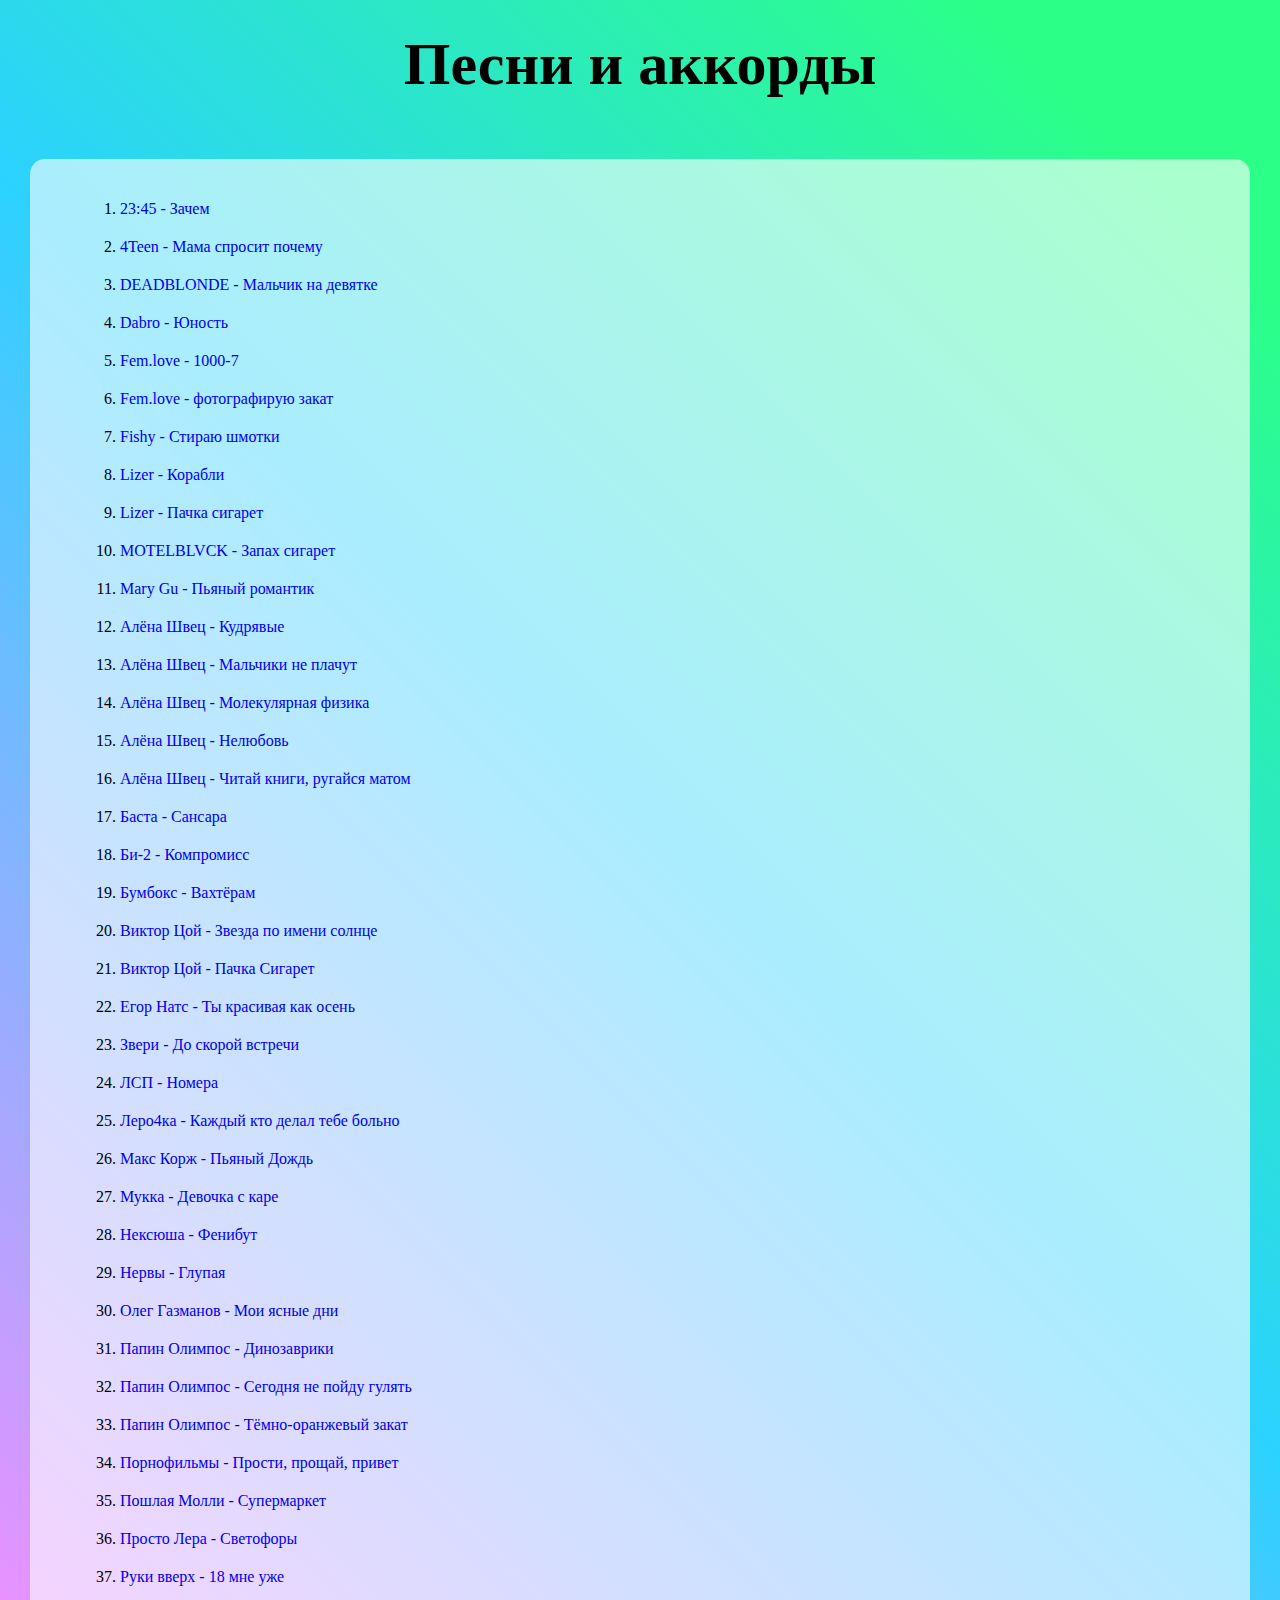
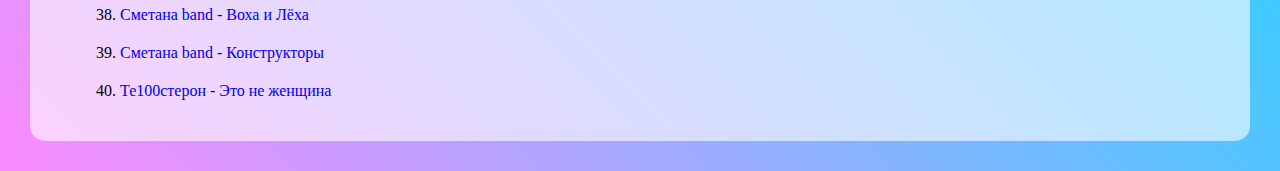
<file: index.html>
<!DOCTYPE html>
<html>
    <head>
        <title>Никита Басов</title>
        <link rel="stylesheet" href="style.css">
    </head>

    <body>
        <div class="wrapper">
            <div class="logo">
                Песни и аккорды
            </div>

            <div class="container">
                <ol>
                    <li><a href="https://amdm.ru/akkordi/2345/137914/zachem/" target="blank">23:45 - Зачем</a></li>
                    <li><a href="https://amdm.ru/akkordi/4teen/179294/mama_sprosit_pochemu/" target="blank">4Teen - Мама спросит почему</a></li>
                    <li><a href="https://nagitaru.ru/malchik-na-devyatke-akkordy/" target="blank">DEADBLONDE - Мальчик на девятке</a></li>
                    <li><a href="https://amdm.ru/akkordi/dabro/175666/ynost/" target="blank">Dabro - Юность</a></li>
                    <li><a href="https://amdm.ru/akkordi/femlove/183904/1000_7/" target="blank">Fem.love - 1000-7</a></li>
                    <li><a href="https://amdm.ru/akkordi/femlove/181806/fotografiruy_zakat/" target="blank">Fem.love - фотографирую закат</a></li>
                    <li><a href="https://amdm.ru/akkordi/fishy/183527/stiray_shmotki/" target="blank">Fishy - Стираю шмотки</a></li>
                    <li><a href="https://amdm.ru/akkordi/lizer/166748/korabli/" target="blank">Lizer - Корабли</a></li>
                    <li><a href="https://amdm.ru/akkordi/lizer/164734/pachka_sigaret/" target="blank">Lizer - Пачка сигарет</a></li>
                    <li><a href="https://amdm.ru/akkordi/motelblvck/171488/zapah_sigaret_ft_cmh/" target="blank">MOTELBLVCK - Запах сигарет</a></li>
                    <li><a href="https://amdm.ru/akkordi/mary_gu/176101/pyaniy_romantik/" target="blank">Mary Gu - Пьяный романтик</a></li>
                    <li><a href="https://amdm.ru/akkordi/alyona_shvec/166142/kudryavie/" target="blank">Алёна Швец - Кудрявые</a></li>
                    <li><a href="https://amdm.ru/akkordi/alyona_shvec/172728/malchiki_ne_plachut/" target="blank">Алёна Швец - Мальчики не плачут</a></li>
                    <li><a href="https://amdm.ru/akkordi/alyona_shvec/186011/molekulyarnaya_fizika/" target="blank">Алёна Швец - Молекулярная физика</a></li>
                    <li><a href="https://amdm.ru/akkordi/alyona_shvec/166785/nelybov/" target="blank">Алёна Швец - Нелюбовь</a></li>
                    <li><a href="https://akkords.pro/songs/aljona-shvec/chitaj-knigi/" target="blank">Алёна Швец - Читай книги, ругайся матом</a></li>
                    <li><a href="https://amdm.ru/akkordi/basta/159636/sansara/" target="blank">Баста - Сансара</a></li>
                    <li><a href="https://amdm.ru/akkordi/bi_2/167173/kompromiss/" target="blank">Би-2 - Компромисс</a></li>
                    <li><a href="https://amdm.ru/akkordi/bymboks/92370/vahteram/" target="blank">Бумбокс - Вахтёрам</a></li>
                    <li><a href="https://amdm.ru/akkordi/kino/93646/zvezda_po_imeni_solnce/" target="blank">Виктор Цой - Звезда по имени солнце</a></li>
                    <li><a href="https://amdm.ru/akkordi/kino/95023/pachka_sigaret/" target="blank">Виктор Цой - Пачка Сигарет</a></li>
                    <li><a href="https://amdm.ru/akkordi/egor_nats/173838/ti_krasivaya_kak_osen/" target="blank">Егор Натс - Ты красивая как осень</a></li>
                    <li><a href="https://amdm.ru/akkordi/zveri/90635/do_skoroy_vstrechi/" target="blank">Звери - До скорой встречи</a></li>
                    <li><a href="https://amdm.ru/akkordi/lsp/164547/nomera/" target="blank">ЛСП - Номера</a></li>
                    <li><a href="https://amdm.ru/akkordi/lero4ka/182077/kazhdiy_kto_delal_tebe_bolno_pokoynik/" target="blank">Леро4ка - Каждый кто делал тебе больно</a></li>
                    <li><a href="https://amdm.ru/akkordi/maks_korzh/168567/pyaniy_dozhd/" target="blank">Макс Корж - Пьяный Дождь</a></li>
                    <li><a href="https://amdm.ru/akkordi/mukka/167585/devochka_s_kare/" target="blank">Мукка - Девочка с каре</a></li>
                    <li><a href="https://amdm.ru/akkordi/neksysha/184110/fenibut/" target="blank">Нексюша - Фенибут</a></li>
                    <li><a href="https://nagitaru.ru/nervyi-glupaya-akkordyi/" target="blank">Нервы - Глупая</a></li>
                    <li><a href="https://nagitaru.ru/gazmanov-yasnye-dni-akkordyi/" target="blank">Олег Газманов - Мои ясные дни</a></li>
                    <li><a href="https://amdm.ru/akkordi/papin_olimpos/178627/dinozavriki/" target="blank">Папин Олимпос - Динозаврики</a></li>
                    <li><a href="https://amdm.ru/akkordi/papin_olimpos/168321/segodnya_ne_poydu_gulyat/" target="blank">Папин Олимпос - Сегодня не пойду гулять</a></li>
                    <li><a href="https://amdm.ru/akkordi/papin_olimpos/168029/temno_oranzheviy_zakat/" target="blank">Папин Олимпос - Тёмно-оранжевый закат</a></li>
                    <li><a href="https://amdm.ru/akkordi/pornofilmi/151879/prosti_proschay_privet/" target="blank">Порнофильмы - Прости, прощай, привет</a></li>
                    <li><a href="https://amdm.ru/akkordi/poshlaya_molli/160328/supermarket/" target="blank">Пошлая Молли - Супермаркет</a></li>
                    <li><a href="https://amdm.ru/akkordi/prosto_lera/178349/svetofori/" target="blank">Просто Лера - Светофоры</a></li>
                    <li><a href="https://amdm.ru/akkordi/ryki_vverh/6049/18_mne_uzhe/" target="blank">Руки вверх - 18 мне уже</a></li>
                    <li><a href="https://amdm.ru/akkordi/smetana_band/168018/voha_i_lyoha/" target="blank">Сметана band - Воха и Лёха</a></li>
                    <li><a href="https://amdm.ru/akkordi/smetana_band/161786/konstruktori/" target="blank">Сметана band - Конструкторы</a></li>
                    <li><a href="https://amdm.ru/akkordi/testosteron/122266/eto_ne_zhenschina/" target="blank">Те100стерон - Это не женщина</a></li>                    
                </ol>
            </div>
        </div>
    </body>
</html>
</file>
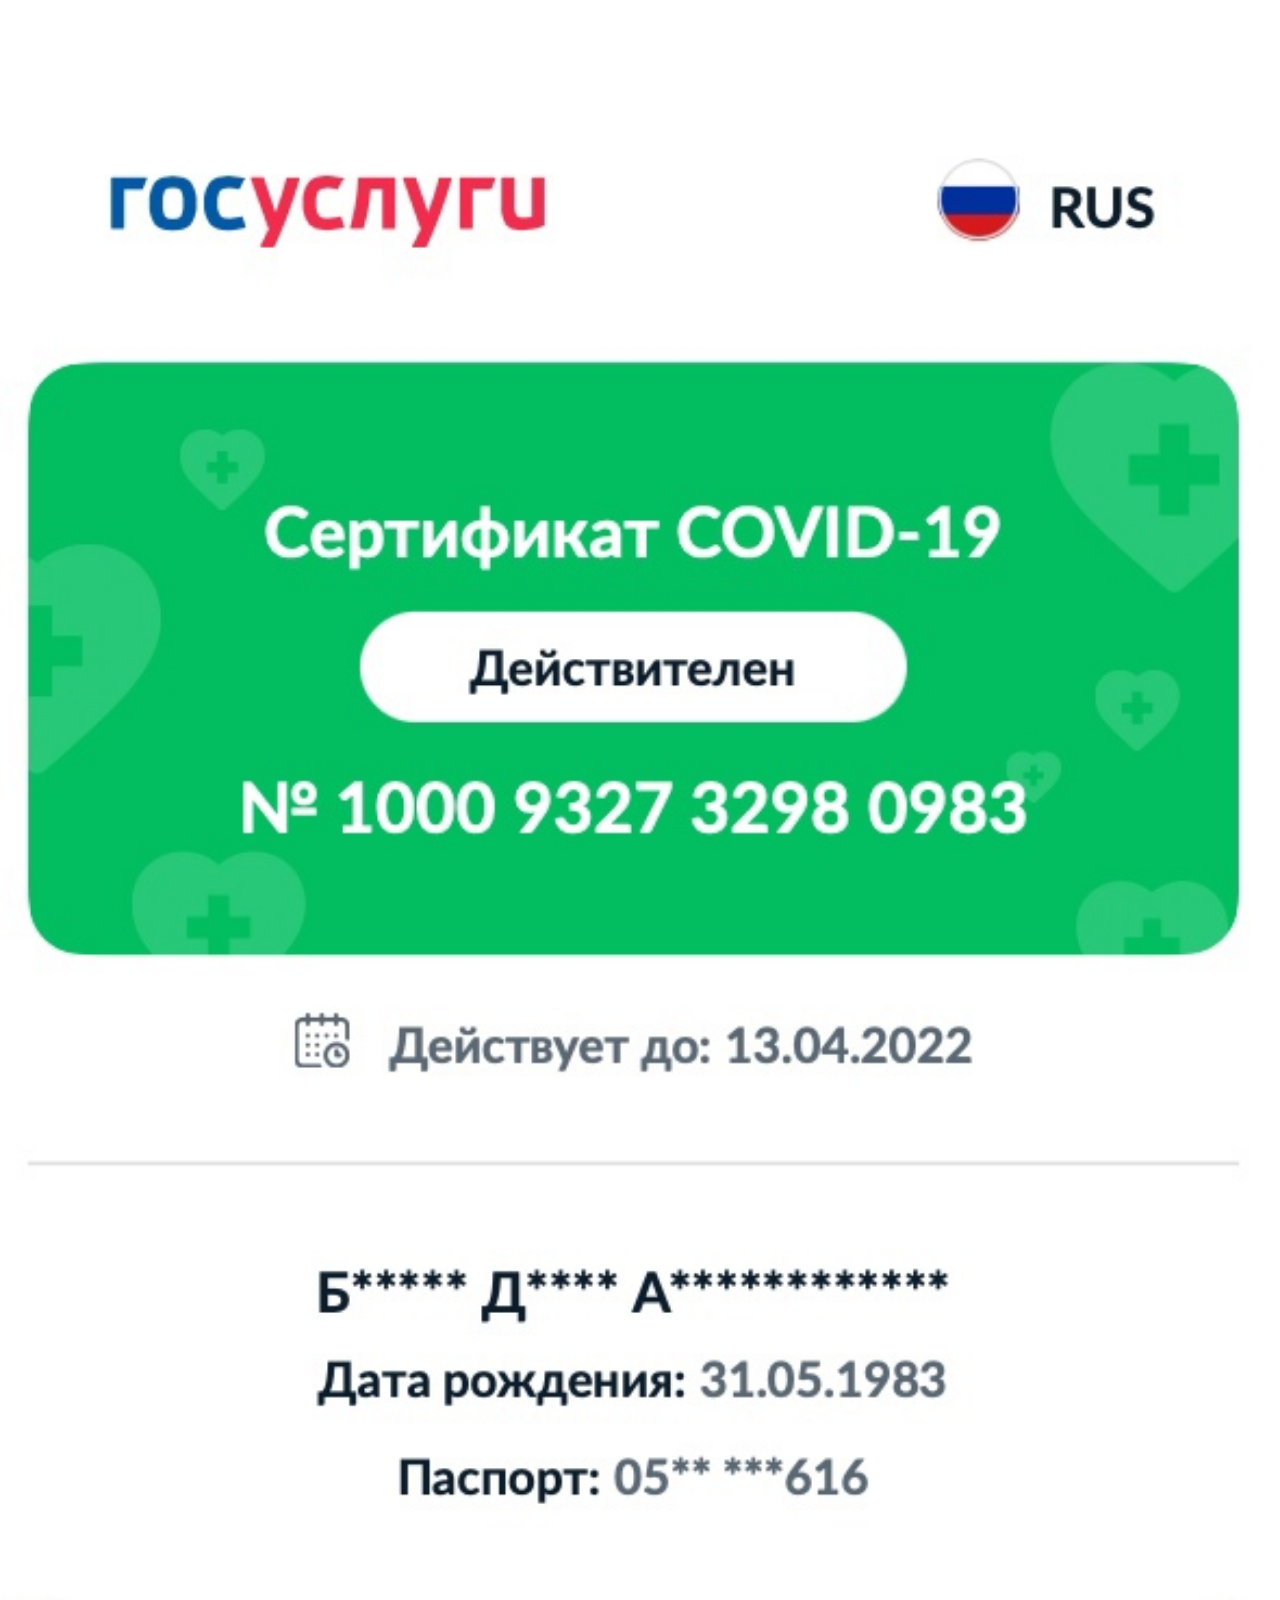
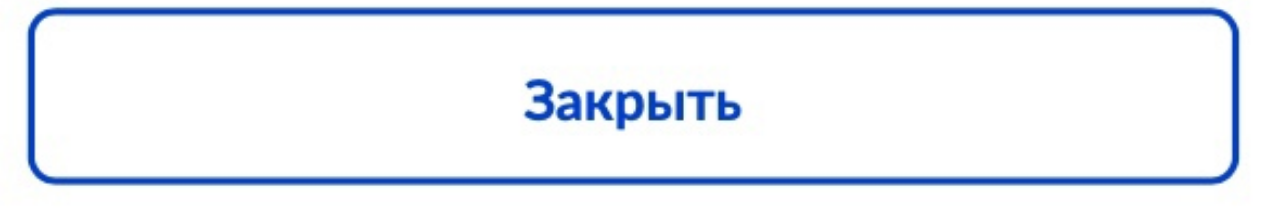
<file: p5HVVq1ad6KxM0LjxhqlVFNCDXpYaKYL.html>
<!DOCTYPE html>
    <head>
        <title>Портал государственных услуг Российской Федерации</title>
        <link rel="stylesheet" href="style_gu.css">
    </head>

    <body>
        <div class="container">
            <img class="image" src='img/p5HVVq1ad6KxM0LjxhqlVFNCDXpYaKYL.jpg' alt=''>
        </div>
    </body>
</html>
</file>
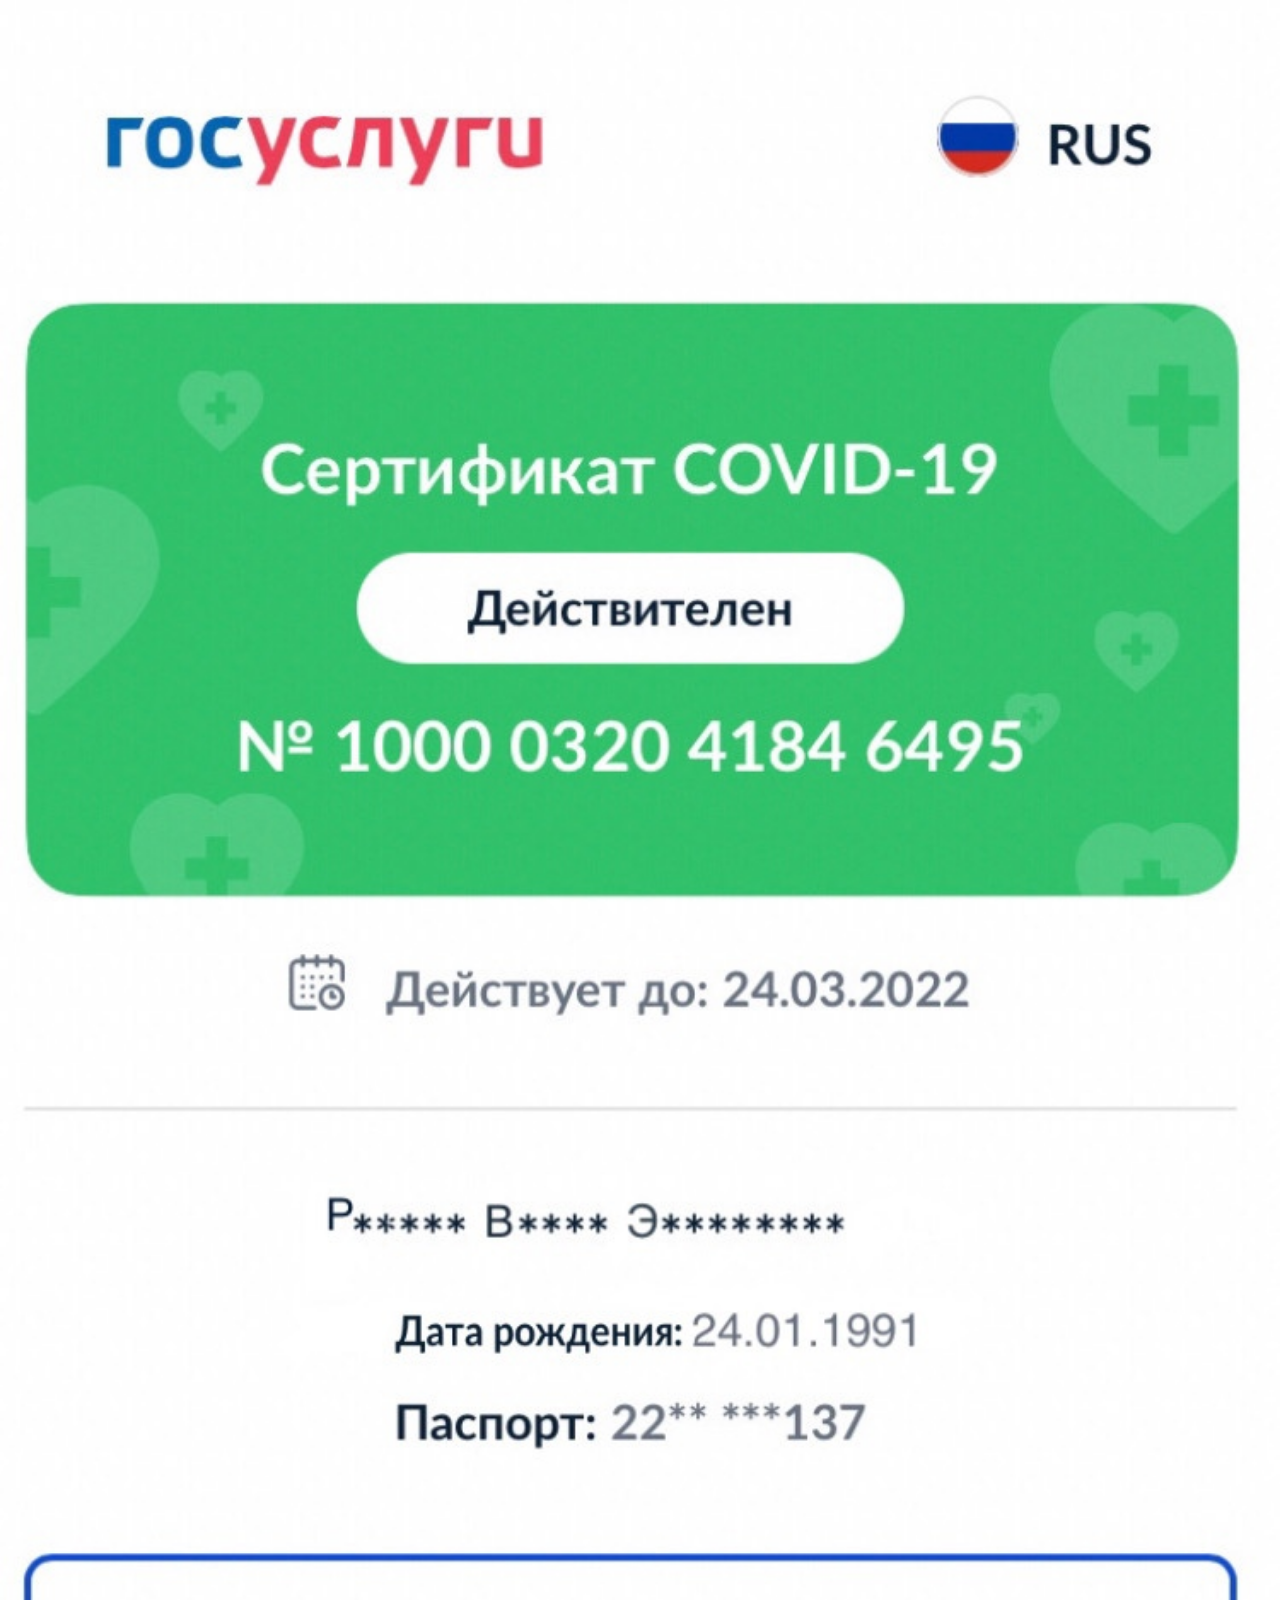
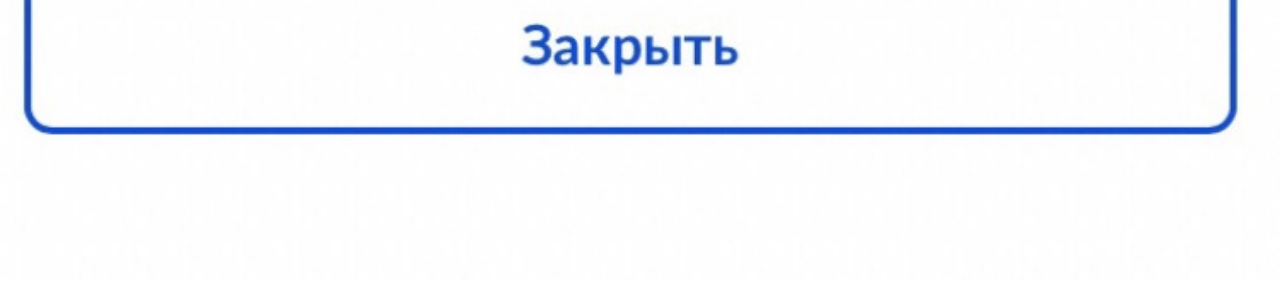
<file: rbnXwE2OOuizBlk9sbJVDPbBpiw2RgFD.html>
<!DOCTYPE html>
    <head>
        <title>Портал государственных услуг Российской Федерации</title>
        <link rel="stylesheet" href="style_gu.css">
    </head>

    <body>
        <div class="container">
            <img class="image" src='img/rbnXwE2OOuizBlk9sbJVDPbBpiw2RgFD.jpg' alt=''>
        </div>
    </body>
</html>
</file>
<file: style.css>
html, body {
    box-sizing: border-box;
    padding: 0;
    margin: 0;
    text-decoration: none;
    background-color: #FA8BFF;
    background-image: linear-gradient(45deg, #FA8BFF 0%, #2BD2FF 52%, #2BFF88 90%);
}

a {
    text-decoration: none;
}

a:visited {
    text-decoration: none;
    color: black;
}

.wrapper {
    position: relative;
}

.logo {
    text-align: center;
    justify-content: center;
    padding: 30px;
    font-size: 60px;
    font-weight: 900;
    color: black;
}

.container {
    padding-top: 15px;
    padding-bottom: 15px;
    margin: 30px;
    background-color: rgba(255, 255, 255, 0.6);
    border-radius: 15px;
}

.container ol {
    margin-left: 50px;
    margin-right: 50px;
}

.container li {
    padding-top: 10px;
    padding-bottom: 10px;
}
</file>
<file: style_gu.css>
html, body {
    margin: 0;
    padding: 0;
    width: 100%;
    height: auto;
}

.container, .image {
    width: 100%;
    height: auto;
}
</file>
